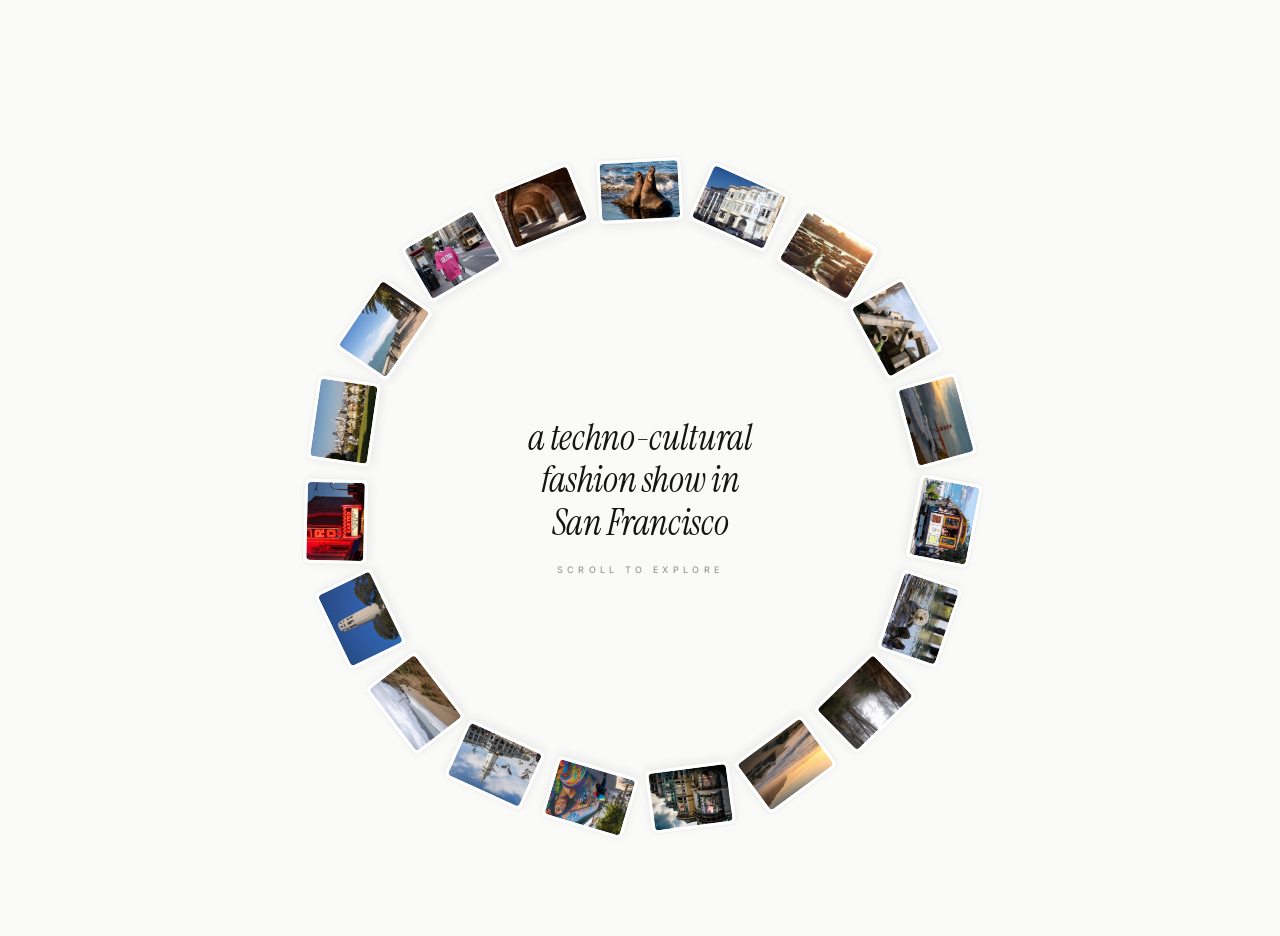
<file: archived/index.html>
<!DOCTYPE html>
<html lang="en">
  <head>
    <meta charset="UTF-8" />
    <meta name="viewport" content="width=device-width, initial-scale=1.0" />
    <meta name="description" content="GLITCH — archived ring layout. The original San Francisco reference orbit." />
    <title>GLITCH — Archived</title>
    <link rel="icon" type="image/png" href="../assets/glitch-logo-black.png" />
    <link rel="preconnect" href="https://fonts.googleapis.com" />
    <link rel="preconnect" href="https://fonts.gstatic.com" crossorigin />
    <link
      href="https://fonts.googleapis.com/css2?family=Inter:wght@300;400;500;600&family=Instrument+Serif:ital@0;1&display=swap"
      rel="stylesheet"
    />
    <link rel="stylesheet" href="../styles.css" />
  </head>
  <body>
    <a class="skip" href="#land">Skip to content</a>

    <main id="land" class="ref-main">
      <div class="ref-ring">
        <div class="ref-ring__hub">
          <h1 class="ref-ring__headline">a techno-cultural fashion show in San Francisco</h1>
          <p class="ref-ring__cta">Scroll to explore</p>
        </div>

        <ul class="ref-ring__orbit" aria-hidden="true">
          <li class="ref-ring__cell" style="--i: 0; --offset: -3deg"><figure class="ref-thumb"><img src="../assets/optimized/pier-39.jpg" alt="" loading="eager" decoding="async" /></figure></li>
          <li class="ref-ring__cell" style="--i: 1; --offset: 5deg"><figure class="ref-thumb"><img src="../assets/optimized/fountain.jpg" alt="" loading="lazy" decoding="async" /></figure></li>
          <li class="ref-ring__cell" style="--i: 2; --offset: -7deg"><figure class="ref-thumb"><img src="../assets/optimized/painted-ladies.jpg" alt="" loading="lazy" decoding="async" /></figure></li>
          <li class="ref-ring__cell" style="--i: 3; --offset: 4deg"><figure class="ref-thumb"><img src="../assets/optimized/elephant-seals.jpg" alt="" loading="lazy" decoding="async" /></figure></li>
          <li class="ref-ring__cell" style="--i: 4; --offset: -1deg"><figure class="ref-thumb"><img src="../assets/optimized/gen-bridge-fog.jpg" alt="" loading="lazy" decoding="async" /></figure></li>
          <li class="ref-ring__cell" style="--i: 5; --offset: 6deg"><figure class="ref-thumb"><img src="../assets/optimized/gen-cable-car-hill.jpg" alt="" loading="lazy" decoding="async" /></figure></li>
          <li class="ref-ring__cell" style="--i: 6; --offset: -5deg"><figure class="ref-thumb"><img src="../assets/optimized/gen-otter-bay.jpg" alt="" loading="lazy" decoding="async" /></figure></li>
          <li class="ref-ring__cell" style="--i: 7; --offset: 3deg"><figure class="ref-thumb"><img src="../assets/optimized/sf-nat-17.jpg" alt="" loading="lazy" decoding="async" /></figure></li>
          <li class="ref-ring__cell" style="--i: 8; --offset: -8deg"><figure class="ref-thumb"><img src="../assets/optimized/sf-coast-mood-ai.jpg" alt="" loading="lazy" decoding="async" /></figure></li>
          <li class="ref-ring__cell" style="--i: 9; --offset: 2deg"><figure class="ref-thumb"><img src="../assets/optimized/bay-windows-ai.jpg" alt="" loading="lazy" decoding="async" /></figure></li>
          <li class="ref-ring__cell" style="--i: 10; --offset: 7deg"><figure class="ref-thumb"><img src="../assets/optimized/sf-play-mission-mural.jpg" alt="" loading="lazy" decoding="async" /></figure></li>
          <li class="ref-ring__cell" style="--i: 11; --offset: -4deg"><figure class="ref-thumb"><img src="../assets/optimized/sf-play-ferry-pigeons.jpg" alt="" loading="lazy" decoding="async" /></figure></li>
          <li class="ref-ring__cell" style="--i: 12; --offset: 5deg"><figure class="ref-thumb"><img src="../assets/optimized/sf-clean-01.jpg" alt="" loading="lazy" decoding="async" /></figure></li>
          <li class="ref-ring__cell" style="--i: 13; --offset: -2deg"><figure class="ref-thumb"><img src="../assets/optimized/sf-clean-02.jpg" alt="" loading="lazy" decoding="async" /></figure></li>
          <li class="ref-ring__cell" style="--i: 14; --offset: 6deg"><figure class="ref-thumb"><img src="../assets/optimized/sf-clean-03.jpg" alt="" loading="lazy" decoding="async" /></figure></li>
          <li class="ref-ring__cell" style="--i: 15; --offset: -6deg"><figure class="ref-thumb"><img src="../assets/optimized/sf-nat-15.jpg" alt="" loading="lazy" decoding="async" /></figure></li>
          <li class="ref-ring__cell" style="--i: 16; --offset: 1deg"><figure class="ref-thumb"><img src="../assets/optimized/sf-nat-16.jpg" alt="" loading="lazy" decoding="async" /></figure></li>
          <li class="ref-ring__cell" style="--i: 17; --offset: 8deg"><figure class="ref-thumb"><img src="../assets/optimized/sf-play-robot-market.jpg" alt="" loading="lazy" decoding="async" /></figure></li>
          <li class="ref-ring__cell" style="--i: 18; --offset: -3deg"><figure class="ref-thumb"><img src="../assets/optimized/sf-nat-18.jpg" alt="" loading="lazy" decoding="async" /></figure></li>
        </ul>
      </div>
    </main>

    <script src="../main.js" defer></script>
  </body>
</html>
</file>
<file: styles.css>
/* GLITCH — ring layout matched to reference: nav + circular portrait ring + inner type */

/* Register the manifesto-chip magnet variables as <length>-typed custom
   properties so transitions on them interpolate smoothly (without
   @property they'd be treated as raw strings and would jump-snap). */
@property --push-x {
  syntax: "<length>";
  inherits: false;
  initial-value: 0px;
}
@property --push-y {
  syntax: "<length>";
  inherits: false;
  initial-value: 0px;
}

:root {
  --canvas: #fafaf9;
  --ink: #141413;
  --ink-soft: rgba(20, 20, 19, 0.42);
  --sans: "Inter", system-ui, -apple-system, "Segoe UI", sans-serif;
  --display: "Instrument Serif", "Times New Roman", Georgia, serif;
  --mono: ui-monospace, "SF Mono", Menlo, Consolas, monospace;
}

*,
*::before,
*::after {
  box-sizing: border-box;
}

html {
  height: 100%;
}

body {
  margin: 0;
  min-height: 100dvh;
  background: var(--canvas);
  color: var(--ink);
  font-family: var(--sans);
  -webkit-font-smoothing: antialiased;
}

.skip {
  position: absolute;
  left: -9999px;
  top: 1rem;
  padding: 0.45rem 0.85rem;
  background: var(--ink);
  color: var(--canvas);
  z-index: 100;
  font-size: 0.65rem;
  letter-spacing: 0.12em;
  text-transform: uppercase;
  text-decoration: none;
}

.skip:focus {
  left: 1rem;
}

/* ——— Top nav ——— */
.ref-nav {
  position: fixed;
  top: 0;
  left: 0;
  right: 0;
  z-index: 50;
  padding: 1.5rem clamp(1rem, 4vw, 2rem) 0.65rem;
  background: linear-gradient(180deg, var(--canvas) 78%, transparent 100%);
  pointer-events: none;
}

.ref-nav__inner {
  display: flex;
  justify-content: center;
  align-items: center;
  gap: clamp(2.25rem, 7vw, 4.25rem);
  pointer-events: auto;
}

.ref-nav__link {
  font-size: 0.625rem;
  font-weight: 500;
  letter-spacing: 0.4em;
  text-transform: uppercase;
  text-decoration: none;
  color: var(--ink-soft);
  padding: 0.2rem 0;
  border-bottom: 1px solid transparent;
  transition:
    color 0.2s ease,
    border-color 0.2s ease;
}

.ref-nav__link:hover,
.ref-nav__link:focus-visible {
  color: var(--ink);
  outline: none;
}

.ref-nav__link.is-active {
  color: var(--ink);
  font-weight: 600;
  border-bottom-color: var(--ink);
}

/* ——— Stage ——— */
.ref-main {
  min-height: 100dvh;
  display: flex;
  align-items: center;
  justify-content: center;
  padding: clamp(4.75rem, 11vh, 6rem) clamp(0.75rem, 3vw, 1.5rem) clamp(1.5rem, 5vh, 2.5rem);
}

/*
  Ring math (matches “portal” reference):
  - --ring = square diameter (px/vmin)
  - thumb width = fraction of ring (narrow portrait tiles)
  - --orbit = distance from center to each thumb’s transform origin (tuned so tiles sit on a circle with even gaps)
*/
.ref-ring {
  --count: 19;
  --ring: min(94vmin, 800px);
  position: relative;
  width: var(--ring);
  max-width: 100%;
  aspect-ratio: 1;
  margin-inline: auto;
  isolation: isolate;
  /* Tighter orbit + slightly wider tiles = continuous ring (no wedge “gaps”) */
  --orbit: calc(var(--ring) * 0.382);
}

.ref-ring__orbit {
  position: absolute;
  inset: 0;
  z-index: 1;
  margin: 0;
  padding: 0;
  list-style: none;
  transform-origin: 50% 50%;
  will-change: transform;
}

@media (prefers-reduced-motion: no-preference) {
  .ref-ring__orbit {
    animation: ring-spin 90s linear infinite;
  }
}

@keyframes ring-spin {
  from { transform: rotate(0deg); }
  to { transform: rotate(360deg); }
}

.ref-ring__cell {
  position: absolute;
  left: 50%;
  top: 50%;
  width: calc(var(--ring) * 0.108);
  aspect-ratio: 4 / 3;
  z-index: 2;
  transform-origin: center center;
  --angle: calc(var(--i) * (360deg / var(--count)) - 90deg);
  --offset: 0deg;
  transform: translate(-50%, -50%)
    translate(
      calc(cos(var(--angle)) * var(--orbit)),
      calc(sin(var(--angle)) * var(--orbit))
    )
    rotate(calc(var(--angle) + 90deg + var(--offset)));
}

.ref-thumb {
  margin: 0;
  width: 100%;
  height: 100%;
  padding: 3px;
  background: #fff;
  border: 1px solid rgba(20, 20, 19, 0.06);
  border-radius: 6px;
  box-shadow:
    0 1px 0 rgba(255, 255, 255, 0.95) inset,
    0 3px 10px rgba(20, 20, 19, 0.06);
  overflow: hidden;
}

.ref-thumb img {
  display: block;
  width: 100%;
  height: 100%;
  object-fit: cover;
  object-position: center;
  border-radius: 4px;
}

/* Inner copy: width capped to the visual “hole” inside the ring */
.ref-ring__hub {
  position: absolute;
  left: 50%;
  top: 50%;
  transform: translate(-50%, -50%);
  z-index: 20;
  width: min(calc(var(--ring) * 0.44), 20rem);
  max-width: calc(100% - 2rem);
  text-align: center;
  pointer-events: none;
}

.ref-ring__headline {
  margin: 0 0 1.25rem;
  font-family: var(--display);
  font-style: italic;
  font-size: clamp(1.5rem, calc(var(--ring) * 0.052), 2.25rem);
  font-weight: 400;
  line-height: 1.18;
  letter-spacing: -0.01em;
  color: var(--ink);
  text-wrap: balance;
}

.ref-ring__cta {
  margin: 0;
  font-size: 0.5625rem;
  font-weight: 500;
  letter-spacing: 0.48em;
  text-transform: uppercase;
  color: var(--ink-soft);
}

@media (prefers-reduced-motion: no-preference) {
  .ref-ring__cta {
    animation: hub-fade 4.8s ease-in-out infinite;
  }
}

@keyframes hub-fade {
  0%,
  100% {
    opacity: 0.52;
  }
  50% {
    opacity: 1;
  }
}

/* ——— Bottom figure overlay (robot.html) ——— */
/*
  The figure is fixed flush to the bottom of the viewport at full width.
  Stacking on .has-figure pages:
    orbit / cells (inside .ref-ring's isolated context) → behind figure
    .figure-overlay  z-index 10 → above the ring
    .ref-ring__hub   z-index 30 → above the figure (centered text stays readable)
  Page canvas is forced to pure white so the image's white background
  blends seamlessly with no visible seam.
*/

/* Force a pure-white canvas on the figure page so the image background
   matches the page exactly. Override --canvas so all cascading uses
   (body bg, nav gradient, .skip color, etc.) update together.
   Also: position: relative on body makes it the containing block for
   .figure-overlay's absolute positioning, and min-height > 100vh
   creates scrollable space so the figure's lower portion sits below
   the initial viewport — scrolling reveals the rest of her. */
.has-figure {
  --canvas: #ffffff;
  background: var(--canvas);
  position: relative;
}

/* Portrait robot movie locked to the bottom-center of the viewport. The
   editorial copy scrolls behind it, leaving a center gap for the figure. */
/* Robot fills the hero — anchored to the top of the body and absolutely
   positioned so it scrolls AWAY with the page rather than staying pinned. */
.has-figure .robot-movie {
  position: absolute;
  left: 50%;
  top: 0;
  transform: translateX(-50%);
  width: auto;
  height: 100vh;
  max-width: 100%;
  object-fit: contain;
  object-position: bottom center;
  z-index: 15;
  pointer-events: none;
  background: transparent;
}

@media (max-aspect-ratio: 1/1) {
  .has-figure .robot-movie {
    width: 100%;
    height: auto;
    max-height: 100vh;
  }
}

/* Pixel-art logo pinned to the top center of the figure page. Keeps the
   image crisp at any size by disabling smoothing on the upscaled bitmap. */
.has-figure .glitch-logo {
  position: fixed;
  top: clamp(1rem, 2.5vh, 2rem);
  left: 50%;
  transform: translateX(-50%);
  z-index: 40;
  display: block;
  line-height: 0;
}

.has-figure .glitch-logo img {
  display: block;
  height: clamp(48px, 10vh, 110px);
  width: auto;
  image-rendering: pixelated;
  image-rendering: crisp-edges;
  background: transparent;
}

/* Top-right "Archive" button — links to the legacy ring layout. */
.has-figure .archive-link {
  position: fixed;
  top: clamp(1.25rem, 3vh, 2.25rem);
  right: clamp(1.25rem, 3vw, 2.25rem);
  z-index: 40;
  display: inline-flex;
  align-items: center;
  font-family: var(--mono);
  font-size: clamp(0.7rem, 1.1vw, 0.85rem);
  letter-spacing: 0.08em;
  text-transform: uppercase;
  color: var(--ink);
  text-decoration: none;
  padding: 0.45rem 0.95rem;
  border: 1px solid var(--ink);
  background: transparent;
  transition:
    background 0.18s ease,
    color 0.18s ease;
}

.has-figure .archive-link:hover,
.has-figure .archive-link:focus-visible {
  background: var(--ink);
  color: var(--canvas);
  outline: none;
}

.figure-overlay {
  position: absolute;
  left: 0;
  right: 0;
  bottom: 0;
  height: 75vh;
  z-index: 10;
  pointer-events: none;
  display: flex;
  justify-content: center;
  align-items: flex-end;
}

.figure-overlay img {
  display: block;
  width: auto;
  height: 100%;
  max-width: 100%;
  object-fit: contain;
  object-position: bottom center;
}

/* On narrow/portrait screens, the natural image is taller-than-wide
   when scaled to fit width; switch to width-bound scaling so the
   figure shrinks vertically while staying as large as possible. */
@media (max-aspect-ratio: 1/1) {
  .figure-overlay img {
    width: 100%;
    height: auto;
    max-height: 75vh;
  }
}

/* Title is fixed to the viewport, hovering just above the robot's head.
   `top: auto` clears the base .ref-ring__hub rule's top: 50%. */
/* Title sits within the hero (top of the page) and scrolls away with the
   page like the robot. Anchored from the top so it stays in a consistent
   spot just above the robot's head regardless of viewport height. */
.has-figure .ref-ring__hub {
  position: absolute;
  left: 50%;
  top: clamp(20vh, 24vh, 28vh);
  bottom: auto;
  transform: translateX(-50%);
  z-index: 30;
  width: min(94vw, 60rem);
  text-align: center;
}

.has-figure .ref-ring__headline {
  font-family: var(--display);
  font-style: normal;
  font-weight: 400;
  letter-spacing: 0.01em;
  text-transform: uppercase;
  font-size: clamp(0.95rem, 1.7vw, 1.3rem);
  line-height: 1.25;
}

/* ---------- Editorial: dense two-column block flanking the robot --------- */

/* The page is a scrollable wall of magazine-style copy. CSS columns split it
   into two columns with a wide column-gap; the fixed robot video sits in
   that gap so the text reads as flowing on the left and right of the figure.
   Top padding leaves room for the logo, archive button, and headline. */
/* Editorial container: plain block flow holding two children — a 2-column
   split that flanks the robot, then a full-width single-column section
   that runs underneath it. */
.has-figure .editorial {
  display: block;
  min-height: auto;
  /* Top padding sits the editorial just barely above the fold (~2vh of
     content peeks at the bottom of the initial viewport). */
  padding: clamp(44rem, 98vh, 60rem) clamp(1.25rem, 3vw, 3rem)
    clamp(3rem, 8vh, 6rem);
  margin: 0;

  font-family: var(--display);
  font-size: clamp(1.1rem, 1.55vw, 1.5rem);
  line-height: 1.25;
  letter-spacing: -0.005em;
  color: var(--ink);
}

/* The two-column split that flanks the robot. The center grid track is
   reserved space for the absolutely-positioned video — no copy crosses
   into it. */
.has-figure .editorial__split {
  display: grid;
  grid-template-columns: 1fr clamp(34vw, 40vw, 46vw) 1fr;
  column-gap: clamp(1.25rem, 2.5vw, 2.5rem);
  align-items: start;
}

/* Full-width single-column section that runs UNDERNEATH the robot. */
.has-figure .editorial__full {
  margin: clamp(2rem, 5vh, 4rem) auto 0;
  max-width: min(72ch, 92vw);
  text-align: justify;
  hyphens: auto;
}

.has-figure .editorial__full p {
  margin: 0 0 0.7rem;
}

.has-figure .editorial__col {
  display: flex;
  flex-direction: column;
  gap: 0.6rem;
}

.has-figure .editorial__col--left {
  grid-column: 1;
}

.has-figure .editorial__col--right {
  grid-column: 3;
}

.has-figure .editorial p {
  margin: 0;
  text-align: justify;
  hyphens: auto;
  orphans: 2;
  widows: 2;
}

/* The questions feel like a poetic provocation at the top of the column —
   italic for voice, but matched to the body copy in size. */
.has-figure .editorial__question {
  font-style: italic;
  text-align: left;
  hyphens: manual;
}

/* The lede statement is the manifesto line — uppercase so it anchors the
   reader after the questions, but matched to the body copy in size. */
.has-figure .editorial__lede {
  font-style: normal;
  text-align: left;
  text-transform: uppercase;
  letter-spacing: 0.01em;
  margin-top: 0.6em;
  hyphens: manual;
}

/* Embedded photos float within their column so the body text wraps tightly
   around them — magazine style. The two columns mirror each other: the
   left column leads with a left-floating photo, the right column leads
   with a right-floating photo. Each column then alternates from there. */
.has-figure .editorial__photo {
  width: clamp(55%, 60%, 70%);
  shape-outside: margin-box;
}

.has-figure .editorial__col--left .editorial__photo {
  float: left;
  margin: 0.35em 0.9em 0.55em 0;
}

.has-figure .editorial__col--left .editorial__photo:nth-of-type(even) {
  float: right;
  margin: 0.35em 0 0.55em 0.9em;
}

.has-figure .editorial__col--right .editorial__photo {
  float: right;
  margin: 0.35em 0 0.55em 0.9em;
}

.has-figure .editorial__col--right .editorial__photo:nth-of-type(even) {
  float: left;
  margin: 0.35em 0.9em 0.55em 0;
}

.has-figure .editorial__photo img {
  display: block;
  width: 100%;
  height: auto;
  object-fit: cover;
}

/* Flex columns can't host floats, so let the columns lay out as plain
   block flow which is what enables float + text-wrap to work. */
.has-figure .editorial__col {
  display: block;
}

.has-figure .editorial__col > p {
  margin: 0 0 0.55rem;
}

/* On narrower screens collapse the split to a single column and let the
   robot sit above all the copy. */
@media (max-width: 960px) {
  .has-figure .editorial {
    padding-top: clamp(82vh, 88vh, 92vh);
    padding-left: clamp(1.25rem, 5vw, 2rem);
    padding-right: clamp(1.25rem, 5vw, 2rem);
    font-size: clamp(1rem, 2.6vw, 1.2rem);
    line-height: 1.35;
  }

  .has-figure .editorial__split {
    grid-template-columns: 1fr;
    column-gap: 0;
  }

  .has-figure .editorial__col--left,
  .has-figure .editorial__col--right {
    grid-column: 1;
  }
}

/* With only 4 cells (one per approved image), the default cell width
   (~10.8% of ring) reads too sparse — bump cells up so they fill the
   orbit visually like prominent thumbnails at each quadrant. */
.has-figure .ref-ring__cell {
  width: calc(var(--ring) * 0.22);
}

@media (max-width: 540px) {
  .has-figure .ref-ring__cell {
    width: calc(var(--ring) * 0.24);
  }
}

/* ——— Static cluster behind the figure ———
   Stop the orbit rotation and position the four cells as a horizontal
   group right at the figure's head/shoulder level. The cells already
   live in .ref-ring's isolated stacking context which sits below the
   figure-overlay (z-index 10), so they naturally tuck behind her.
*/
/*
  Parallax: as the user scrolls down, the orbit container (containing
  all the arc cells) translates upward in addition to natural scroll —
  so the carousel "flies away" upward faster than the robot, which
  scrolls 1:1 with the page. The arc animation on each cell continues
  unchanged inside this translating wrapper (transforms compose).

  Uses scroll-driven CSS animations: Chrome 115+, Edge 115+, Firefox
  132+, Safari 26+. On older browsers the rule degrades to no parallax
  (cells scroll 1:1, no breakage).
*/
.has-figure .ref-ring__orbit {
  animation: orbit-parallax linear both;
  animation-timeline: scroll(root block);
}

@keyframes orbit-parallax {
  to { transform: translateY(-22vh); }
}

/* Replace the polar (orbit) positioning with a simple horizontal
   cluster. Each cell gets its own --tx / --ty / --tilt set per
   nth-child below for a slightly fanned, organic placement. */
.has-figure .ref-ring__cell {
  --tx: 0px;
  --ty: 0px;
  --tilt: 0deg;
  transform: translate(-50%, -50%)
    translate(var(--tx), var(--ty))
    rotate(var(--tilt));
  width: calc(var(--ring) * 0.2);
}

/*
  Continuous horseshoe arc — cells sweep along a wide upside-down U
  passing over the figure's head. Each cell starts off-screen at one
  end of the arc, fades in, traverses over the head, fades out at the
  other end, and loops back. Four cells are staggered with negative
  animation-delays so they're at different points on the arc at any
  given moment.

      ─────── ∩ ───────
     ╱                   ╲
    fade-in            fade-out
    (left edge)       (right edge)
*/
.has-figure .ref-ring__cell {
  animation: cell-arc 18s linear infinite;
}

/* 4 cells spaced evenly around the 18s cycle = 4.5s offset each, so at
   any moment one cell is fading-in / one is fading-out / two are
   mid-arc. */
.has-figure .ref-ring__cell:nth-child(1) { animation-delay:    0s;   }  /*   0% */
.has-figure .ref-ring__cell:nth-child(2) { animation-delay:   -4.5s; }  /*  25% */
.has-figure .ref-ring__cell:nth-child(3) { animation-delay:   -9s;   }  /*  50% */
.has-figure .ref-ring__cell:nth-child(4) { animation-delay:  -13.5s; }  /*  75% */

/* Static fallback positions per cell — only visible when the animation
   is paused (prefers-reduced-motion). Spread as a shallow horseshoe
   so the page still reads correctly without motion. */
.has-figure .ref-ring__cell:nth-child(1) { --tx: -22vmin; --ty:  4vh; --tilt: -7deg; }
.has-figure .ref-ring__cell:nth-child(2) { --tx:  -8vmin; --ty: -3vh; --tilt: -2deg; }
.has-figure .ref-ring__cell:nth-child(3) { --tx:   8vmin; --ty: -3vh; --tilt:  2deg; }
.has-figure .ref-ring__cell:nth-child(4) { --tx:  22vmin; --ty:  4vh; --tilt:  7deg; }

@keyframes cell-arc {
  /* Path: x(t) = -20vw·cos(π·t),  y(t) = 0vh − 8vh·sin(π·t)
     Compact horseshoe constrained to 40vw total width (±20vw). The
     arc is lifted so the bases sit just above her head (y=0, body
     y≈50vh) and the peak (y=-8vh) floats well above her forehead.
     Cells fade in 0–8% and out 92–100%. */
  0%   { transform: translate(-50%,-50%) translate(-20vw,    0vh)   rotate(-5deg);    opacity: 0; }
  8%   {                                                                              opacity: 1; }
  10%  { transform: translate(-50%,-50%) translate(-19vw,   -2.5vh) rotate(-4deg);   }
  20%  { transform: translate(-50%,-50%) translate(-16.2vw, -4.7vh) rotate(-3deg);   }
  30%  { transform: translate(-50%,-50%) translate(-11.8vw, -6.5vh) rotate(-2deg);   }
  40%  { transform: translate(-50%,-50%) translate( -6.2vw, -7.6vh) rotate(-1deg);   }
  50%  { transform: translate(-50%,-50%) translate(   0vw,  -8vh)   rotate(0deg);    }
  60%  { transform: translate(-50%,-50%) translate(  6.2vw, -7.6vh) rotate(1deg);    }
  70%  { transform: translate(-50%,-50%) translate( 11.8vw, -6.5vh) rotate(2deg);    }
  80%  { transform: translate(-50%,-50%) translate( 16.2vw, -4.7vh) rotate(3deg);    }
  90%  { transform: translate(-50%,-50%) translate(  19vw,  -2.5vh) rotate(4deg);    }
  92%  {                                                                              opacity: 1; }
  100% { transform: translate(-50%,-50%) translate(  20vw,   0vh)   rotate(5deg);     opacity: 0; }
}

@media (prefers-reduced-motion: reduce) {
  .has-figure .ref-ring__cell,
  .has-figure .ref-ring__orbit {
    animation: none;
  }
}

@media (max-width: 540px) {
  .has-figure .ref-ring__cell {
    width: calc(var(--ring) * 0.24);
  }
}

@media (max-width: 540px) {
  .ref-ring {
    --ring: min(92vmin, calc(100vw - 1.25rem));
    --orbit: calc(var(--ring) * 0.376);
  }

  .ref-ring__cell {
    width: calc(var(--ring) * 0.118);
  }

  .ref-ring__hub {
    width: min(calc(var(--ring) * 0.48), 19rem);
  }

  .ref-nav__inner {
    gap: clamp(1.5rem, 5vw, 2.5rem);
  }

  .ref-nav__link {
    letter-spacing: 0.28em;
  }
}

@media (prefers-reduced-motion: reduce) {
  .ref-ring__cta {
    animation: none;
  }
}

/* ============================================================
   MANIFESTO — magazine-spread homepage layout
   Big bold headline-style sentence with the four approved images
   dropped INLINE between words, sized to the cap-height of the
   surrounding text. Inspired by editorial spreads like Apostrophe
   "REPS".
   ============================================================ */

.has-manifesto {
  --manifesto-bg: #ff48b0;
  --manifesto-ink: #00b74f;
  background: var(--manifesto-bg);
  color: var(--manifesto-ink);
  min-height: 100vh;
  margin: 0;
  transition:
    background 0.4s ease,
    color 0.4s ease;
}

/* High-contrast mode: white background, green ink. */
.has-manifesto.is-contrast {
  --manifesto-bg: #ffffff;
  --manifesto-ink: #00b74f;
}

/* Mode toggle button — must be discoverable by colorblind users, so it
   relies on LUMINANCE contrast (black/white) rather than just hue.
   Small pill that inverts against its background: black-on-white in
   art mode, white-on-black in high-contrast mode. */
.has-manifesto .manifesto__mode-toggle {
  appearance: none;
  border: 1.5px solid #000;
  padding: 0.4rem 0.85rem;
  margin: 0;
  font: inherit;
  letter-spacing: inherit;
  text-transform: inherit;
  cursor: pointer;
  white-space: nowrap;
  border-radius: 999px;
  background: #ffffff;
  color: #000000;
  line-height: 1;
  transition:
    background 0.2s ease,
    color 0.2s ease,
    transform 0.18s ease;
}

.has-manifesto.is-contrast .manifesto__mode-toggle {
  background: #000000;
  color: #ffffff;
  border-color: #000000;
}

.has-manifesto .manifesto__mode-toggle:hover,
.has-manifesto .manifesto__mode-toggle:focus-visible {
  outline: none;
  transform: translateY(-1px);
}

/* Flex column layout: the manifesto container fills at least one
   viewport. The spread holds the headline and is sized to fill
   100vh minus the rail's height, so the rail sits flush at the
   bottom of the first viewport on initial load. As the user scrolls
   down, the rail scrolls UP with the page and then sticks to the
   top of the viewport (see .manifesto__rail below), and the venn
   section scrolls beneath the stuck rail. The robot is absolutely
   positioned within .manifesto__spread, so it scrolls with the
   headline and disappears once the user scrolls past the spread. */
.has-manifesto .manifesto {
  display: flex;
  flex-direction: column;
  min-height: 100vh;
  padding-top: clamp(1rem, 3vh, 2.5rem);
  padding-left: clamp(1.5rem, 4vw, 4rem);
  padding-right: clamp(1.5rem, 4vw, 4rem);
  position: relative;
  box-sizing: border-box;
  /* --rail-h is measured & set by manifesto.js so the spread can size
     itself to (100vh - rail height) and the rail lands flush at the
     bottom of the first viewport. Falls back to a sensible static
     guess if JS is disabled. */
  --rail-h: 4.5rem;
}

.has-manifesto .manifesto__spread {
  display: flex;
  align-items: center;
  justify-content: flex-start;
  /* Fill the first viewport minus the rail height (and container's top
     padding), so the rail naturally sits flush at the bottom of the
     visible viewport on initial load. flex-shrink: 0 so the spread
     doesn't compress when the venn section pushes total content past
     100vh. */
  flex: 0 0 calc(100vh - var(--rail-h) - clamp(1rem, 3vh, 2.5rem));
  min-height: 0;
  /* Containing block for the absolutely-positioned robot so the robot
     anchors to the spread's bottom edge and scrolls AWAY with the
     headline (rather than following the viewport into the venn
     section below). */
  position: relative;
}

/* (Spread layout rules consolidated above — block flow, with margin
   below it that creates the gap before the rail. No flex needed.) */

/* Robot pinned to the viewport bottom-right, just above the fixed
   bottom rail. Both are position: fixed so they stay anchored to the
   visible viewport regardless of how tall the headline content gets.
   Mix-blend-mode makes the GIF's white background "punch through" the
   pink page so it reads as if it were transparent. */
.has-manifesto .manifesto__robot {
  /* Anchored to the spread's bottom-right (NOT the viewport). This
     way the robot scrolls with the headline section and disappears
     once the user scrolls past the spread into the venn area —
     rather than following them down the page.
     The `right` value is negated so the robot's right edge sits flush
     with the VIEWPORT edge (cancelling the .manifesto container's
     horizontal padding) instead of with the spread's content edge. */
  position: absolute;
  right: calc(-1 * clamp(1.5rem, 4vw, 4rem));
  bottom: 0;
  width: clamp(14rem, 30vw, 32rem);
  height: auto;
  display: block;
  pointer-events: none;
  z-index: 5;
  mix-blend-mode: multiply;
  opacity: 0.55;
}

/* The headline sentence. Tight, chunky, condensed-feeling Inter Black —
   clamps from ~36px to ~104px so it fills the spread on big screens but
   stays readable on phones. Word-break: keep-all + small letter-spacing
   keeps the magazine "block" feel. */
.has-manifesto .manifesto__copy {
  margin: 0;
  font-family: "Inter", system-ui, sans-serif;
  font-weight: 900;
  /* Wishful "as big as possible" CSS starting size. JS in manifesto.js
     measures the rendered height after layout and shrinks the font-
     size in a single pass if the headline would overflow 90vh — see
     fitManifestoCopy(). The CSS only has to cap at the upper bound
     where the text would obviously overshoot on huge displays. */
  font-size: clamp(1.4rem, min(8vw, 14vh), 7rem);
  line-height: 0.95;
  letter-spacing: -0.02em;
  text-transform: uppercase;
  text-align: left;
  max-width: 85vw;
  hyphens: none;
}

.has-manifesto .manifesto__copy span {
  display: inline;
  vertical-align: baseline;
}

/* In high-contrast mode every other technology term flips to pink so
   the list alternates green / pink down the page — matching the
   art-mode rhythm. */
.has-manifesto.is-contrast .manifesto__tech--alt {
  color: #ff48b0;
}

/* Per-letter glitch.

   JS wraps every word in the manifesto headline with a non-breaking
   .manifesto__word-wrap and every character inside that with a
   .manifesto__letter. A pointermove handler sets --glitch (0..1) on
   each letter based on its distance to the cursor. The styles below
   convert that scalar into a heavy, busy, "broken pixels" visual:

     - bigger stepped jitter (translate, rotate, skew, scale)
     - 7-layer text-shadow chromatic aberration
       (cyan / magenta / yellow + brand pink / brand green + ghost
       trails in currentColor)
     - blur + contrast pump
     - hard fade-to-0 so letters near the cursor fully vanish

   At rest (--glitch: 0) every property folds to its no-op value so the
   headline reads as plain inline text. */

.has-manifesto .manifesto__word-wrap {
  display: inline-block;
  white-space: nowrap;
}

.has-manifesto .manifesto__letter {
  /* --glitch is the max of cursor proximity and ambient noise so the
     two effects compose without fighting each other. */
  --cursor-glitch: 0;
  --noise-glitch: 0;
  --glitch: max(var(--cursor-glitch), var(--noise-glitch));
  --glitch-dx: 0;
  --glitch-dy: 0;
  --glitch-dr: 0;
  display: inline-block;
  position: relative;
  transform:
    translate(
      calc(var(--glitch-dx) * var(--glitch) * 26px),
      calc(var(--glitch-dy) * var(--glitch) * 20px)
    )
    rotate(calc(var(--glitch-dr) * var(--glitch) * 16deg))
    skewX(calc(var(--glitch-dx) * var(--glitch) * 18deg))
    scale(calc(1 + var(--glitch) * 0.25));
  /* Multiplier > 1 so the letter fully vanishes well before glitch
     reaches its peak — cursor "burns" through the text. */
  opacity: calc(1 - var(--glitch) * 1.5);
  filter:
    blur(calc(var(--glitch) * 1.4px))
    contrast(calc(1 + var(--glitch) * 1.6))
    saturate(calc(1 + var(--glitch) * 2));
  text-shadow:
    /* Wide RGB chromatic split */
    calc(var(--glitch) * -7px) 0 0 #00ffff,
    calc(var(--glitch) * 7px) 0 0 #ff00ff,
    /* Yellow/cyan vertical aberration */
    0 calc(var(--glitch) * -4px) 0 #ffff00,
    0 calc(var(--glitch) * 4px) 0 #00ffff,
    /* Brand-color far ghosts */
    calc(var(--glitch) * 11px) calc(var(--glitch) * 1px) 0 #ff48b0,
    calc(var(--glitch) * -11px) calc(var(--glitch) * -1px) 0 #00b74f,
    /* CurrentColor smear trails */
    calc(var(--glitch) * 2px) calc(var(--glitch) * 3px) 0 currentColor,
    calc(var(--glitch) * -2px) calc(var(--glitch) * -3px) 0 currentColor;
  /* Stepped easing on structural properties → reads as pixely / dropped
     frames rather than a smooth tween. */
  transition:
    transform 60ms steps(2, end),
    opacity 50ms steps(2, end),
    filter 60ms linear,
    text-shadow 60ms linear;
  will-change: transform, opacity, filter;
}

@media (prefers-reduced-motion: reduce) {
  .has-manifesto .manifesto__letter {
    transition: none;
    transform: none;
    opacity: 1;
    filter: none;
    text-shadow: none;
  }
}

/* Inline image chips — the LAYOUT box is sized to roughly the cap-height
   of the surrounding type (height: 1em), so the chips don't push the
   line-height. They are then visually SCALED UP via transform: scale()
   inside the jitter keyframes — transforms don't affect layout, so the
   visual image overflows into the lines above/below without changing
   the bounding box. This gives chips a "lower bounding hit box" while
   still reading as bold photo blocks within the headline. */
.has-manifesto .manifesto__chip {
  --chip-scale: 1.53;
  --push-x: 0px;
  --push-y: 0px;
  /* Pixelate-disappear: 0..1, driven by JS based on how close the
     cursor is to the chip. The blur + extreme contrast trick
     posterizes the chip into chunky pixel blocks before opacity
     finishes the job. */
  --pixelize: 0;
  display: inline-block;
  height: 1em;
  width: auto;
  max-width: 1em;
  object-fit: cover;
  vertical-align: middle;
  margin: 0 0.45em;
  border-radius: 2px;
  will-change: transform, filter, opacity;
  animation: manifesto-jitter 4.6s steps(10, end) infinite;
  transform: scale(var(--chip-scale));
  filter:
    blur(calc(var(--pixelize) * 8px))
    contrast(calc(1 + var(--pixelize) * 9))
    saturate(calc(1 + var(--pixelize) * 2));
  opacity: calc(1 - var(--pixelize));
  /* Crisp scaled rendering keeps the high-contrast posterized output
     looking blocky rather than smooth. */
  image-rendering: pixelated;
  transition:
    --push-x 0.18s cubic-bezier(0.2, 0.9, 0.3, 1.2),
    --push-y 0.18s cubic-bezier(0.2, 0.9, 0.3, 1.2),
    filter 40ms linear,
    opacity 40ms linear;
}

/* Each chip uses a slightly different scale + animation timing so the
   composition feels alive rather than synchronized. */
.has-manifesto .manifesto__chip--a {
  --chip-scale: 1.67;
  animation-duration: 4.2s;
  animation-delay: 0s;
}

.has-manifesto .manifesto__chip--b {
  --chip-scale: 1.53;
  animation-duration: 5.4s;
  animation-delay: -1.3s;
}

.has-manifesto .manifesto__chip--c {
  --chip-scale: 1.76;
  animation-duration: 4.8s;
  animation-delay: -2.4s;
}

.has-manifesto .manifesto__chip--d {
  --chip-scale: 1.58;
  animation-duration: 5.0s;
  animation-delay: -3.5s;
}

.has-manifesto .manifesto__chip--e {
  --chip-scale: 1.71;
  animation-duration: 4.5s;
  animation-delay: -1.9s;
}

/* Glitchy 10-step keyframe — wider XY translates so the chips visibly
   drift over adjacent words at times, plus a tiny rotation. Each keyframe
   re-applies scale(var(--chip-scale)) so the visual size persists across
   the jitter motion. `steps(10, end)` on the chip makes the jumps snap
   between frames instead of tweening — stop-motion / TV-static feel. */
/* Each keyframe combines the jitter offset with the cursor "push" via
   var(--push-x) / var(--push-y). The push is set by JS in response to
   pointermove so chips drift away from the cursor like magnets. */
@keyframes manifesto-jitter {
  0% {
    transform:
      translate(var(--push-x), var(--push-y))
      rotate(0deg)
      scale(var(--chip-scale));
  }
  10% {
    transform:
      translate(calc(var(--push-x) - 2px), calc(var(--push-y) + 1px))
      rotate(-0.6deg)
      scale(var(--chip-scale));
  }
  20% {
    transform:
      translate(calc(var(--push-x) + 3px), calc(var(--push-y) - 1px))
      rotate(0.9deg)
      scale(var(--chip-scale));
  }
  30% {
    transform:
      translate(calc(var(--push-x) - 3px), calc(var(--push-y) - 1px))
      rotate(-0.45deg)
      scale(var(--chip-scale));
  }
  40% {
    transform:
      translate(calc(var(--push-x) + 1px), calc(var(--push-y) + 3px))
      rotate(0.75deg)
      scale(var(--chip-scale));
  }
  50% {
    transform:
      translate(calc(var(--push-x) - 1px), calc(var(--push-y) - 3px))
      rotate(-0.75deg)
      scale(var(--chip-scale));
  }
  60% {
    transform:
      translate(calc(var(--push-x) + 4px), calc(var(--push-y) + 1px))
      rotate(0.45deg)
      scale(var(--chip-scale));
  }
  70% {
    transform:
      translate(calc(var(--push-x) - 4px), calc(var(--push-y) + 1px))
      rotate(-0.9deg)
      scale(var(--chip-scale));
  }
  80% {
    transform:
      translate(calc(var(--push-x) + 2px), calc(var(--push-y) - 2px))
      rotate(0.6deg)
      scale(var(--chip-scale));
  }
  90% {
    transform:
      translate(calc(var(--push-x) - 1px), calc(var(--push-y) + 2px))
      rotate(-0.45deg)
      scale(var(--chip-scale));
  }
  100% {
    transform:
      translate(var(--push-x), var(--push-y))
      rotate(0deg)
      scale(var(--chip-scale));
  }
}

@media (prefers-reduced-motion: reduce) {
  .has-manifesto .manifesto__chip {
    animation: none;
  }
}

/* Bottom rail: tagline on the left, meta on the right, separated like a
   masthead/colophon. */
.has-manifesto .manifesto__rail {
  /* Sits in document flow at the bottom of the first viewport thanks
     to .manifesto__spread's flex-basis. As the user scrolls down, the
     rail moves up with the page and then sticks to the top once it
     reaches the top edge — staying anchored while the venn section
     scrolls beneath it. */
  position: sticky;
  top: 0;
  z-index: 50;
  display: flex;
  justify-content: space-between;
  align-items: baseline;
  gap: 1rem;
  /* Counter-bleed: extend horizontally to the viewport edges by
     using negative margins equal to the parent's horizontal padding,
     so the sticky bar reads as a full-width band at the top. The
     inner padding then re-creates the original inset for the text. */
  margin: 0 calc(-1 * clamp(1.5rem, 4vw, 4rem));
  padding: clamp(1.25rem, 2.5vh, 2rem) clamp(1.5rem, 4vw, 4rem)
    clamp(1.1rem, 2.2vh, 1.6rem);
  border-top: 1px solid currentColor;
  /* Opaque so the venn diagram scrolling beneath doesn't bleed
     through once the rail is stuck. */
  background: var(--manifesto-bg);
  font-family: "Inter", system-ui, sans-serif;
  font-weight: 700;
  font-size: clamp(0.7rem, 0.95vw, 0.95rem);
  letter-spacing: 0.08em;
  text-transform: uppercase;
}

.has-manifesto .manifesto__rail-tag,
.has-manifesto .manifesto__rail-meta {
  margin: 0;
}

.has-manifesto .manifesto__rail-meta {
  text-align: right;
  letter-spacing: 0.16em;
}

.has-manifesto .manifesto__rail-meta a {
  color: inherit;
  text-underline-offset: 0.2em;
}

/* On narrow screens make the robot a smaller corner accent so it doesn't
   dominate the spread. */
@media (max-width: 720px) {
  .has-manifesto .manifesto__robot {
    width: clamp(10rem, 38vw, 16rem);
    /* Same edge-flush trick as the desktop rule — counter the
       narrower .manifesto padding on small screens. */
    right: calc(-1 * clamp(1.5rem, 4vw, 4rem));
  }

  .has-manifesto .manifesto__copy {
    font-size: clamp(1.6rem, 7vw, 2.6rem);
    line-height: 1.02;
  }

  .has-manifesto .manifesto__rail {
    flex-direction: column;
    gap: 0.4rem;
  }

  .has-manifesto .manifesto__rail-meta {
    text-align: left;
    letter-spacing: 0.1em;
  }
}

/* ----------------------------------------------------------------------
   Manifesto Venn diagram
   Sits below the manifesto rail, revealed by scroll. Two big black
   outlined circles overlapping ~30% with "fear" / "utopia" titles
   centered above each non-overlapping bulb.
   ---------------------------------------------------------------------- */
.has-manifesto .manifesto-venn {
  position: relative;
  /* Counter-bleed: extend horizontally to the viewport edges by
     using negative margins equal to the parent's horizontal padding
     (matches the rail's bleed treatment so the section reads as a
     full-width band beneath the sticky rail). */
  margin: 0 calc(-1 * clamp(1.5rem, 4vw, 4rem));
  /* Lock the section at exactly 90vh so the fear / utopia diagram
     occupies one viewport-height of vertical space — no more. The
     venn box itself is sized below to fit comfortably inside this
     with a bit of breathing room from flex centering. */
  height: 90vh;
  display: flex;
  align-items: center;
  justify-content: center;
  padding: 0 clamp(1rem, 4vw, 3rem);
  background: var(--manifesto-bg);
  overflow: hidden;
}

.has-manifesto .venn {
  /* Diameter is capped by THREE constraints so the venn always fits:
     - 56vw (so it doesn't blow out wide on landscape monitors)
     - 75vh (so label + gap + diameter still fit inside the 90vh
       section bound on .manifesto-venn, leaving breathing room)
     - 820px absolute max for huge displays
     ...and a 260px floor so it stays legible on small viewports. */
  --venn-d: clamp(260px, min(56vw, 75vh), 820px);
  --venn-overlap: 0.32;
  --venn-label-fs: clamp(2rem, 5vw, 4.5rem);
  --venn-label-h: var(--venn-label-fs);
  --venn-gap: clamp(0.6rem, 1.5vh, 1.5rem);
  /* Stroke + label color: green in art mode, black in high-contrast.
     Overridden below for .has-manifesto.is-contrast. */
  --venn-ink: #00b74f;
  position: relative;
  width: calc(var(--venn-d) * (2 - var(--venn-overlap)));
  height: calc(var(--venn-label-h) + var(--venn-gap) + var(--venn-d));
  max-width: 100%;
}

.has-manifesto.is-contrast .venn {
  --venn-ink: #000;
}

.has-manifesto .venn__circle {
  position: absolute;
  /* Drop below the label row so titles sit ABOVE the circles. */
  top: calc(var(--venn-label-h) + var(--venn-gap));
  width: var(--venn-d);
  height: var(--venn-d);
  border-radius: 50%;
  border: clamp(4px, 0.55vw, 8px) solid var(--venn-ink);
  /* Don't intercept pointer events — let them fall through to the
     ghost <img> elements underneath (which DO want pointer-events:
     auto so they can be dragged). The circles paint AFTER the
     ghost wrapper in DOM, so without this they'd swallow every
     click/touch even though they're just outlines. */
  pointer-events: none;
}

.has-manifesto .venn__circle--left {
  left: 0;
}

.has-manifesto .venn__circle--right {
  right: 0;
}

/* Labels sit in the top "lane" of the venn box, each centered
   horizontally above its corresponding circle. Match the manifesto
   headline's display treatment: Inter Black uppercase, tight tracking. */
.has-manifesto .venn__label {
  position: absolute;
  top: 0;
  width: var(--venn-d);
  height: var(--venn-label-h);
  display: flex;
  align-items: flex-end;
  justify-content: center;
  font-family: "Inter", system-ui, sans-serif;
  font-weight: 900;
  font-size: var(--venn-label-fs);
  line-height: 1;
  letter-spacing: -0.02em;
  text-transform: uppercase;
  color: var(--venn-ink);
  white-space: nowrap;
  margin: 0;
  /* Don't intercept clicks meant for the ghost clips drifting beneath. */
  pointer-events: none;
}

.has-manifesto .venn__label--left {
  left: 0;
}

.has-manifesto .venn__label--right {
  right: 0;
}

@media (max-width: 640px) {
  .has-manifesto .venn {
    /* Diameter is bumped ~2% on mobile (58vw -> 59.16vw) so the
       diagram reads slightly larger on phones without overflowing the
       padded venn section. Paired with a 5% ghost-clip boost in
       manifesto.js (see MOBILE_GHOST_BOOST). */
    --venn-d: calc(58vw * 1.02);
    --venn-overlap: 0.4;
    --venn-label-fs: clamp(1.6rem, 7vw, 3rem);
  }

  /* On phones the two labels sit very close together because the
     circles overlap by 40% of their diameter. Pad the INNER edge of
     each label so the centered text gets pushed outward, opening up
     breathing room between "FEAR" and "UTOPIA". The flex container's
     `justify-content: center` re-evaluates against the reduced
     content width, so padding-right on the left label nudges its
     text leftward, and vice versa. */
  .has-manifesto .venn__label--left {
    padding-right: 18%;
  }
  .has-manifesto .venn__label--right {
    padding-left: 18%;
  }
}

/* Purpose statement at the end of the manifesto. */
.has-manifesto .manifesto-purpose {
  margin: 0 calc(-1 * clamp(1.5rem, 4vw, 4rem));
  padding: clamp(3rem, 8vw, 8rem) clamp(1.5rem, 4vw, 4rem)
    clamp(4rem, 10vw, 10rem);
  border-top: 1px solid currentColor;
  background: var(--manifesto-bg);
}

.has-manifesto .manifesto-purpose__title {
  margin: 0 0 clamp(2rem, 5vw, 5rem);
  font-family: "Inter", system-ui, sans-serif;
  font-size: clamp(2rem, 5vw, 4.5rem);
  font-weight: 900;
  line-height: 1;
  letter-spacing: -0.02em;
  text-transform: uppercase;
}

.has-manifesto .manifesto-purpose__copy {
  display: grid;
  grid-template-columns: repeat(2, minmax(0, 1fr));
  gap: clamp(2rem, 5vw, 6rem);
  max-width: 100rem;
  margin-left: auto;
}

.has-manifesto .manifesto-purpose__copy p {
  margin: 0;
  font-family: "Inter", system-ui, sans-serif;
  font-size: clamp(1rem, 1.4vw, 1.35rem);
  font-weight: 600;
  line-height: 1.45;
}

.has-manifesto .manifesto-purpose__membership {
  grid-column: 1;
}

.has-manifesto .manifesto-purpose__social {
  grid-column: 2;
}

.has-manifesto .manifesto-purpose__copy a {
  color: inherit;
  text-decoration-thickness: 0.12em;
  text-underline-offset: 0.15em;
}

@media (max-width: 720px) {
  .has-manifesto .manifesto-purpose__copy {
    grid-template-columns: 1fr;
  }

  .has-manifesto .manifesto-purpose__membership,
  .has-manifesto .manifesto-purpose__social {
    grid-column: 1;
  }
}

/* Giant slash at the foot of the page — logo source material.
   Same blur/contrast pump and chromatic text-shadow as .manifesto__letter,
   with offsets in em so they scale with the glyph. No jitter transform,
   and unlike the letters opacity never drops: the slash stays put and
   solid however hard it glitches. */
.has-manifesto .manifesto-slash {
  display: flex;
  justify-content: center;
  align-items: center;
  margin: 0 calc(-1 * clamp(1.5rem, 4vw, 4rem));
  padding: clamp(2rem, 6vw, 6rem) 0;
  border-top: 1px solid currentColor;
  background: var(--manifesto-bg);
  overflow: hidden;
}

.has-manifesto .slash {
  font-family: "Inter", system-ui, sans-serif;
  font-weight: 900;
  font-size: min(95vh, 90vw);
  line-height: 0.9;
  cursor: crosshair;
  user-select: none;
}

.has-manifesto .slash__base {
  /* Overall strength knob: 1 = same force as the headline letters. */
  --slash-intensity: 0.45;
  --cursor-glitch: 0;
  --noise-glitch: 0;
  --glitch: calc(
    max(var(--cursor-glitch), var(--noise-glitch)) * var(--slash-intensity)
  );
  --glitch-dx: 0;
  --glitch-dy: 0;
  --glitch-dr: 0;
  display: block;
  padding: 0 0.15em;
  filter:
    blur(calc(var(--glitch) * 0.0125em))
    contrast(calc(1 + var(--glitch) * 1.6))
    saturate(calc(1 + var(--glitch) * 2));
  text-shadow:
    calc(var(--glitch) * -0.0625em) 0 0 #00ffff,
    calc(var(--glitch) * 0.0625em) 0 0 #ff00ff,
    0 calc(var(--glitch) * -0.036em) 0 #ffff00,
    0 calc(var(--glitch) * 0.036em) 0 #00ffff,
    calc(var(--glitch) * 0.1em) calc(var(--glitch) * 0.009em) 0 #ff48b0,
    calc(var(--glitch) * -0.1em) calc(var(--glitch) * -0.009em) 0 #00b74f,
    calc(var(--glitch) * 0.018em) calc(var(--glitch) * 0.027em) 0 currentColor,
    calc(var(--glitch) * -0.018em) calc(var(--glitch) * -0.027em) 0 currentColor;
  transition:
    filter 60ms linear,
    text-shadow 60ms linear;
  will-change: filter;
}

@media (prefers-reduced-motion: reduce) {
  .has-manifesto .slash__base {
    transition: none;
    filter: none;
    text-shadow: none;
  }
}

/* Ghost clips drifting between fear and utopia.
   Each image is positioned absolutely inside the venn box and rendered
   at full opacity. Motion is fully JS-driven — see the ghost physics
   loop in manifesto.js. Each ghost has its own velocity vector (vx,
   vy) and bounces off the venn box edges like a ping-pong ball;
   bounces add random kicks to the perpendicular component so
   trajectories never repeat, and a periodic nudge rotates the velocity
   vector for the "switches direction randomly" feel.
   The clips are also touch/mouse-draggable: pointer-events: auto and
   touch-action: none on each <img> let the user grab a clip and slide
   it to a new spot. While grabbed the physics integration pauses; on
   release the ghost flashes, holds its new position for a longer beat,
   and then resumes in a fresh random direction. */
.has-manifesto .venn__ghosts {
  position: absolute;
  inset: 0;
  /* The wrapper itself is non-interactive — only the actual image
     children below override this with pointer-events: auto so empty
     space between ghosts doesn't catch clicks. */
  pointer-events: none;
  /* Sit BEHIND the circle borders and labels so the ghosts feel like
     they're drifting through the diagram. */
  z-index: 0;
}

.has-manifesto .venn__ghost {
  position: absolute;
  top: 0;
  left: 0;
  width: var(--ghost-w, 12rem);
  height: calc(var(--ghost-w, 12rem) * var(--ghost-aspect, 0.85));
  object-fit: cover;
  opacity: 1;

  /* Pointer interaction. */
  pointer-events: auto;
  touch-action: none; /* So touch-drag doesn't trigger page scroll. */
  cursor: grab;
  user-select: none;
  -webkit-user-drag: none;

  /* JS sets transform: translate3d(x, y, 0) rotate(...) every frame.
     will-change tells the browser to promote to its own layer. */
  will-change: transform;
}

.has-manifesto .venn__ghost.is-grabbed {
  cursor: grabbing;
  /* Lift the grabbed clip above its peers so it visually leads while
     dragging. */
  z-index: 1;
}

.has-manifesto .venn__ghost.is-flashing {
  animation: ghost-flash 0.7s steps(8, end);
}

@keyframes ghost-flash {
  0%,
  100% {
    filter: none;
    opacity: 1;
  }
  45%,
  70% {
    filter: blur(7px) contrast(8) saturate(2.5) hue-rotate(8deg);
    opacity: 0.35;
  }
}

/* Once a clip has been dropped (pinned), hovering it triggers a
   pixelate-and-disappear glitch — the same vocabulary as the manifesto
   headline's inline chips, so the page feels coherent. We use
   `steps()` on the transitions so the dissolution stutters in
   discrete frames instead of smoothly fading, which reads more like
   a glitch than a fade-out.

   Only pinned clips get this treatment — they're stable hover targets,
   unlike the drifting clips (which is the only state we'd actually
   call "ghosts" — they stop being ghosts the moment they're placed).
   The `.venn__ghost` class name in the markup is kept as-is because
   that's the default state every clip is born in.

   On hover-OUT the transition has no delay so the image snaps back
   fast; on hover-IN there's a brief delay so the image stays visible
   for a beat right after the user pinned it (cursor is still over
   the clip at that moment). */
.has-manifesto .venn__ghost.is-pinned {
  transition:
    filter 0.4s steps(8, end),
    opacity 0.4s steps(8, end);
}

.has-manifesto .venn__ghost.is-pinned:hover {
  /* Glitch HARD but don't vanish — opacity bottoms out at ~35% so the
     image stays present on the page, just heavily distorted, rather
     than dissolving entirely. */
  filter: blur(7px) contrast(8) saturate(2.5) hue-rotate(8deg);
  opacity: 0.35;
  transition:
    filter 0.4s steps(8, end) 0.2s,
    opacity 0.4s steps(8, end) 0.2s;
}

@media (prefers-reduced-motion: reduce) {
  .has-manifesto .venn__ghost.is-flashing {
    animation: none;
  }
}
</file>
